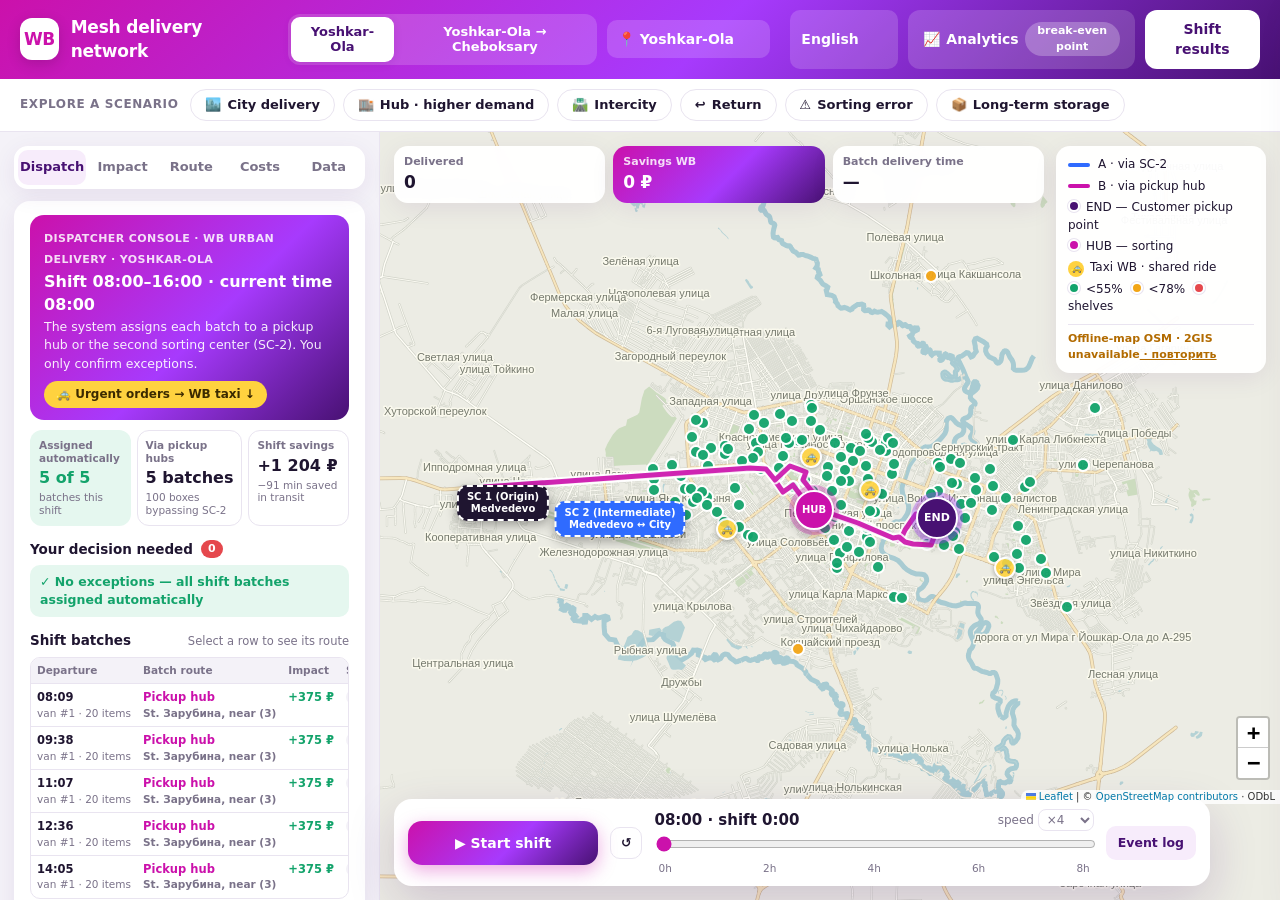
<file: index.html>
<!doctype html>
<html lang="ru">
  <head>
    <meta charset="UTF-8" />
    <meta name="wb-sim-2gis-key" content="" />
    <meta name="viewport" content="width=device-width, initial-scale=1.0" />
    <title>WB Mesh · ПВЗ вместо второго СЦ</title>

    <link rel="stylesheet" href="vendor/leaflet/leaflet.css" />
    <link rel="stylesheet" href="styles/app.css" />
    <script defer src="src/config.js"></script>
    <script defer src="vendor/leaflet/leaflet.js"></script>
    <script defer src="data/locations.js"></script>
    <script defer src="data/atlas.js"></script>
    <script defer src="data/routes.js"></script>
    <script defer src="data/regions/catalogs.js"></script>
    <script defer src="data/regions/streets.js"></script>
    <script defer src="data/regions/roads.js"></script>
    <script defer src="src/core/geo.js"></script>
    <script defer src="src/core/router.js"></script>
    <script defer src="src/core/loadindex.js"></script>
    <script defer src="src/core/regions.js"></script>
    <script defer src="src/core/geocode.js"></script>
    <script defer src="src/core/citysearch.js"></script>
    <script defer src="src/core/roads.js"></script>
    <script defer src="src/core/sla.js"></script>
    <script defer src="src/core/sweep.js"></script>
    <script defer src="src/ui/presets.js"></script>
    <script defer src="src/state.js"></script>
    <script defer src="src/map/atlas.js"></script>
    <script defer src="src/map/map.js"></script>
    <script defer src="src/map/twogis.js"></script>
    <script defer src="src/map/taxis.js"></script>
    <script defer src="src/model/capacity.js"></script>
    <script defer src="src/model/trips.js"></script>
    <script defer src="src/model/shift.js"></script>
    <script defer src="src/ui/reports.js"></script>
    <script defer src="src/ui/insights.js"></script>
    <script defer src="src/ui/business.js"></script>
    <script defer src="src/ui/logist.js"></script>
    <script defer src="src/ui/taxi.js"></script>
    <script defer src="src/ui/playback.js"></script>
    <script defer src="src/ui/controls.js"></script>
    <script defer src="src/main.js"></script>
    <script defer src="src/ui/english.js"></script>
    <script defer src="src/ui/language.js"></script>
  </head>
  <body>
    <header class="topbar">
      <div class="brand">
        <div class="brand-logo">WB</div>
        <div class="brand-text">
          <div class="brand-title">Mesh-логистика ПВЗ</div>
          <div class="brand-sub" id="headerSubStatus">ПВЗ по пути вместо второго сортировочного центра</div>
        </div>
      </div>

      <div class="region-switch">
        <div class="seg" role="tablist">
          <button class="seg-btn active" id="geoLocal">Йошкар-Ола</button>
          <button class="seg-btn" id="geoInter">Йошкар-Ола → Чебоксары</button>
        </div>
        <select class="select compact" id="regionSelect" aria-label="Регион"></select>
      </div>

      <div class="top-actions">
        <select id="uiLanguage" class="select compact" aria-label="Language / Язык" translate="no">
          <option value="ru" lang="ru">Русский</option>
          <option value="en" lang="en">English</option>
        </select>
        <button class="btn ghost" id="drawerFab" type="button">
          <span class="ico">📈</span> Аналитика <span class="pill" id="fabBadge">граница выгоды</span>
        </button>
        <button class="btn primary" id="openSummary" type="button">Итоги смены</button>
      </div>
    </header>

    <nav class="scenario-bar" aria-label="Сценарии для показа">
      <span class="scenario-label">Показать кейс</span>
      <button class="chip" data-preset="urban"><span>🏙️</span>Городской заказ</button>
      <button class="chip" data-preset="hub"><span>🏬</span>Хаб · рост потока</button>
      <button class="chip" data-preset="trunk"><span>🛣️</span>Магистраль</button>
      <button class="chip" data-preset="returns"><span>↩️</span>Возврат</button>
      <button class="chip" data-preset="failure"><span>⚠️</span>Ошибка логистики</button>
      <button class="chip" data-preset="longstay"><span>📦</span>Долгое хранение</button>
      <span id="presetCaption" class="preset-caption"></span>
    </nav>

    <div class="workspace">
      <aside class="side">
        <div class="tabs" role="tablist">
          <button class="tab active" data-tab="logist">Пульт</button>
          <button class="tab" data-tab="biz">Эффект</button>
          <button class="tab" data-tab="route">Маршрут</button>
          <button class="tab" data-tab="money">Деньги</button>
          <button class="tab" data-tab="ops">Данные</button>
        </div>

        <!-- ======== TAB: пульт логиста ======== -->
        <section class="tab-pane active" data-pane="logist">
          <div class="card" id="logistView"></div>
          <div class="card" id="taxiView"></div>
        </section>

        <!-- ======== TAB: эффект для бизнеса ======== -->
        <section class="tab-pane" data-pane="biz">
          <div class="card biz-card">
            <div class="biz-pitch">
              <b>ПВЗ по пути вместо второго сортировочного центра.</b>
              Если ПВЗ на маршруте может принять и пересортировать партию дешевле СЦ-2 — машина едет через него.
            </div>
            <div class="seg full roles">
              <button class="seg-btn active" data-role="wb">Маркетплейс</button>
              <button class="seg-btn" data-role="seller">Продавец</button>
              <button class="seg-btn" data-role="owner">Владелец ПВЗ</button>
              <button class="seg-btn" data-role="buyer">Покупатель</button>
            </div>
            <div id="businessView"></div>
          </div>
        </section>

        <!-- ======== TAB: маршрут ======== -->
        <section class="tab-pane" data-pane="route">
          <div class="card">
            <div class="card-head">
              <h2><span class="step">1</span>Куда везём</h2>
              <span class="hint" id="roadStatus" role="status"></span>
            </div>
            <label class="field">
              <span>Конечный ПВЗ покупателя</span>
              <select class="select" id="finalPvzSelect"></select>
            </label>
            <div class="chain" id="chainExplanation">Расчёт…</div>
            <div class="mini-metrics">
              <div><b id="mDirectKm">— км</b><em id="mDirectMin"></em><small>через СЦ-2</small></div>
              <div><b id="mHybridKm">— км</b><em id="mHybridMin"></em><small>через ПВЗ-хаб</small></div>
              <div><b id="mFinalLoad">—%</b><em id="mTimeGain"></em><small>загрузка конечного</small></div>
            </div>
          </div>

          <div class="card">
            <div class="card-head">
              <h2><span class="step">2</span>Партия</h2>
              <span class="tag" id="packageClass"></span>
            </div>
            <div class="seg full" id="sizeGroup">
              <button class="seg-btn active" data-size="small">Малая<small>25×20×10 · 2 кг</small></button>
              <button class="seg-btn" data-size="medium">Средняя<small>40×30×20 · 7 кг</small></button>
              <button class="seg-btn" data-size="oversize">Габарит<small>90×45×40 · 18 кг</small></button>
            </div>
            <div class="grid-5">
              <label class="field"><span>Заказов</span><input type="number" id="batch" value="20" min="1" step="1" required /></label>
              <label class="field"><span>Д, см</span><input id="dim0" type="number" step="0.1" min="0.1" value="25" required /></label>
              <label class="field"><span>Ш, см</span><input id="dim1" type="number" step="0.1" min="0.1" value="20" required /></label>
              <label class="field"><span>В, см</span><input id="dim2" type="number" step="0.1" min="0.1" value="10" required /></label>
              <label class="field"><span>кг</span><input id="kg" type="number" step="0.1" min="0.1" value="2" required /></label>
            </div>
            <label id="bulkConsentRow" class="check warn" hidden><input id="bulkConsent" type="checkbox" /> Покупатель согласен на доставку габарита через ПВЗ (+120 ₽)</label>
            <p class="hint">Ячейка ПВЗ 120×60×50 см, до 25 кг. Кузов 6 000 л, до 1 000 кг.</p>
          </div>

          <div class="card">
            <div class="card-head">
              <h2><span class="step">3</span>Сравнение схем</h2>
              <span class="hint">нажмите, чтобы показать на карте</span>
            </div>
            <button class="route-option" id="optDirect" type="button">
              <span class="route-dot classic"></span>
              <span class="route-body">
                <span class="route-name">A · Базовая: СЦ-1 → СЦ-2 → ПВЗ</span>
                <span class="route-sub" id="metaDirect">Двойная сортировка</span>
              </span>
              <span class="route-price" id="priceDirect">— ₽</span>
            </button>
            <button class="route-option active" id="optHybrid" type="button">
              <span class="route-dot hybrid"></span>
              <span class="route-body">
                <span class="route-name">B · Mesh: СЦ-1 → ПВЗ-хаб → ПВЗ</span>
                <span class="route-sub" id="metaHybrid">Пересортировка в ПВЗ по пути</span>
              </span>
              <span class="route-price" id="priceHybrid">— ₽</span>
            </button>
            <div class="decision" id="decisionCard"></div>
          </div>

          <div class="card">
            <div class="card-head"><h2><span class="step">4</span>Смена</h2><span class="hint" id="truckLegStatus">Ожидание старта</span></div>
            <label class="field range">
              <span>Машин на линии <b id="truckCountLabel">1</b></span>
              <input type="range" id="truckCountSlider" min="1" max="3" step="1" value="1" />
            </label>
            <label class="field range">
              <span>Поток заказов <b id="flowLabel">1×</b> <em id="ordersCountLabel">140 зак/ч</em></span>
              <input type="range" id="flowSlider" min="50" max="200" step="10" value="100" />
            </label>
          </div>
        </section>

        <!-- ======== TAB: экономика ======== -->
        <section class="tab-pane" data-pane="money">
          <div class="card">
            <div class="card-head"><h2>Тарифы и ставки</h2><button class="link" id="resetTariffs" type="button">сбросить</button></div>
            <p class="hint">Ставки — рыночные на ноябрь 2026: «Газель» с водителем ≈ 1 100 ₽/ч, АИ-92 ≈ 72,5 ₽/л, менеджер ПВЗ 66–84 тыс. ₽/мес, логистика WB 46 ₽ + 14 ₽/л. Сортировка на СЦ-2 (25 ₽) — оценка команды. Меняйте ставки — смена пересчитывается мгновенно.</p>
            <div class="grid-2" id="tariffGrid"></div>
          </div>

          <div class="card">
            <div class="card-head"><h2>Сеть ПВЗ</h2></div>
            <label class="field range">
              <span>Поправка к загрузке полок <b><output id="shelfValue"></output></b></span>
              <input id="shelfSlider" type="range" min="50" max="140" value="100" />
            </label>
            <label class="check"><input id="useCompetition" type="checkbox" checked /> Учитывать соседние Ozon и Яндекс Маркет</label>
            <label class="check"><input id="stress" type="checkbox" /> Пик: все хабы заняты на 99%</label>
          </div>

          <details class="card formulas">
            <summary><h2>Как считается выгода</h2><span class="hint">формулы модели</span></summary>
            <div id="formulaBox"></div>
          </details>

          <div class="card">
            <div class="card-head"><h2>Юнит-экономика партии</h2><span class="hint">на 1 заказ</span></div>
            <div class="cost-card" id="costSplitCard"></div>
          </div>
        </section>

        <!-- ======== TAB: склад и данные ======== -->
        <section class="tab-pane" data-pane="ops">
          <div class="card">
            <div class="card-head"><h2>Инцидент и хранение</h2></div>
            <label class="field"><span>Первый рейс смены</span>
              <select class="select" id="incident">
                <option value="none">Штатный</option>
                <option value="return">Возврат одной коробки</option>
                <option value="error">Пересорт одной коробки</option>
              </select>
            </label>
            <label class="field"><span>Хранение первой партии до смены, суток</span>
              <input id="storageDays" type="number" value="0" min="0" step="1" required />
            </label>
            <section id="storedLot" class="lot-panel" hidden>
              <h3>Первая партия со хранения</h3><p id="lotLedger"></p>
              <button id="showStoragePickup" class="btn small" type="button">К моменту отгрузки</button>
            </section>
          </div>

          <div class="card">
            <div class="card-head"><h2>Остаток продавца в ПВЗ</h2></div>
            <select class="select" id="stockPoint"></select>
            <div class="btn-row">
              <button class="btn small" data-stock="receive">Принять 10</button>
              <button class="btn small" data-stock="sell">Продать 2</button>
              <button class="btn small" data-stock="day">+ сутки</button>
            </div>
            <p class="hint" id="stockStatus"></p>
            <p class="hint"><span id="storageRate"></span> за единицу в сутки. Запас уменьшает доступную полку.</p>
          </div>

          <div class="card">
            <div class="card-head"><h2>Данные региона</h2></div>
            <p class="hint" id="catalogStatus"></p>
            <p class="hint" id="loadDetail"></p>
            <form id="regionSearch" class="inline-form"><input id="regionQuery" type="search" placeholder="Другой город: Самара, Россия" required />
              <button class="btn small" type="submit">Найти ПВЗ</button></form>
            <label class="field"><span>Справочник региона (JSON)</span><input id="regionFile" type="file" accept=".json,application/json" /></label>
            <p id="importStatus" class="hint" role="status"></p>
            <button class="btn small" id="retryRoads" type="button">Перестроить маршруты</button>
          </div>

          <div class="card">
            <div class="card-head"><h2>Карта 2ГИС</h2></div>
            <p class="hint">Карта 2ГИС работает без ключа. Ключ Raster Tiles API (необязательно) включает фирменные тайлы v2.</p>
            <form id="gisConfig" class="inline-form">
              <input id="gisKey" type="password" autocomplete="off" placeholder="Ключ 2ГИС" required />
              <button type="submit" class="btn small">Сохранить</button>
            </form>
          </div>
        </section>
      </aside>

      <main class="map-wrap">
        <div id="map"></div>

        <div class="kpi-strip">
          <div class="kpi"><small>Выдано</small><b id="stDelivered">0</b></div>
          <div class="kpi accent" title="Сумма эффекта к СЦ-2 по уже доставленным партиям"><small>Экономия WB</small><b class="savings-value" id="stMpSaved">0 ₽</b></div>
          <div class="kpi" title="Среднее время от выезда машины со СЦ-1 до выдачи партии в конечном ПВЗ"><small>Доставка партии</small><b id="stTime">—</b><em id="stTimeDelta"></em></div>
          <div class="kpi"><small>Доход ПВЗ-хабов</small><b class="payment-value" id="stPvzEarned">0 ₽</b></div>
          <div class="kpi"><small>Через ПВЗ / СЦ-2</small><b id="stSplit">0 / 0</b></div>
          <div class="kpi"><small>Машин в пути</small><b id="stActiveTrucks">0</b></div>
        </div>

        <div class="map-legend">
          <div><i class="line-sample classic-line"></i>A · через СЦ-2</div>
          <div><i class="line-sample hybrid-line"></i>B · через ПВЗ-хаб</div>
          <div><i class="dot-sample final"></i>КОН — ПВЗ покупателя</div>
          <div><i class="dot-sample hub"></i>ХАБ — пересортировка</div>
          <div><span class="taxi-legend">🚕</span>Такси WB · попутно</div>
          <div class="legend-load"><i class="dot-sample low"></i>&lt;55% <i class="dot-sample mid"></i>&lt;78% <i class="dot-sample high"></i>полки</div>
          <small id="gisStatus" class="map-source" role="status"></small>
        </div>

        <div class="player">
          <button class="play" id="btnToggleSim" type="button">▶ Запустить смену</button>
          <button class="btn ghost small" id="resetSimulation" type="button" title="В начало смены">↺</button>
          <div class="timeline">
            <div class="timeline-top">
              <span id="simClock" class="clock">08:00 · смена 0:00</span>
              <span class="speed">скорость
                <select id="speedSelect"><option value="2">×2</option><option value="4" selected>×4</option><option value="10">×10</option><option value="30">×30</option></select>
              </span>
            </div>
            <input id="scrub" type="range" min="0" max="480" value="0" aria-label="Минута смены" />
            <div class="ticks"><span>0ч</span><span>2ч</span><span>4ч</span><span>6ч</span><span>8ч</span></div>
          </div>
          <details class="log">
            <summary>Журнал</summary>
            <small id="liveLog" class="event-log"></small>
          </details>
        </div>
        <p id="planStatus" class="plan-message" role="status" hidden></p>
      </main>
    </div>

    <div class="modal-backdrop" id="summaryModal">
      <div class="modal-card">
        <div class="modal-head">
          <div>
            <small class="eyebrow">Итоги смены · 8 часов · одинаковый спрос и парк</small>
            <h3>Базовая схема через СЦ-2 vs Mesh через ПВЗ</h3>
          </div>
          <button class="close-modal-btn" aria-label="Закрыть">✕</button>
        </div>
        <div id="summaryHero" class="summary-hero"></div>
        <div class="summary-metrics" id="summaryTopKpis"></div>
        <h4 class="section-title">Нагрузка ПВЗ-хабов</h4>
        <div id="hubLoadTable"></div>
        <h4 class="section-title">Тариф для покупателя</h4>
        <table class="summary-table" id="summaryTable">
          <thead><tr><th>Схема</th><th>Узлы</th><th>Базовый тариф / заказ</th><th>К оплате / заказ</th></tr></thead>
          <tbody></tbody>
        </table>
      </div>
    </div>

    <aside class="analytics-drawer" id="analyticsDrawer" aria-label="Аналитика">
      <div class="drawer-header">
        <div>
          <h3>Аналитика и граница выгодности</h3>
          <p id="drawerSubtitle">Сравнение при одинаковом спросе и парке</p>
        </div>
        <button class="drawer-close" title="Свернуть">✕</button>
      </div>
      <div class="drawer-body" id="drawerBodyContent"></div>
    </aside>

    <template id="map-credit">© <a href="https://www.openstreetmap.org/copyright">OpenStreetMap contributors</a> · ODbL</template>
    <template id="economics-view"><div class="cost-scroll">
        <table class="summary-table compact">
          <thead><tr><th>На заказ</th><th>A · СЦ-2</th><th>B · Mesh¹</th></tr></thead>
          <tbody></tbody>
        </table>
      </div>
      <small class="hint">¹ При отказе хаба применён тариф базовой схемы. <span class="rate-note"></span></small></template>
    <template id="shift-view"><section class="recommendation">
        <small>Рекомендация по итогу смены</small>
        <h3></h3>
        <p></p>
        <div class="rec-results"><span data-result="direct"></span><span data-result="hybrid"></span></div>
      </section>
      <table class="summary-table compact">
        <thead><tr><th>Смена 8 ч</th><th>Спрос</th><th>Выдано / возвр.</th><th>Не вывезено</th><th>ПВЗ · хранение</th><th>Остаток WB</th></tr></thead>
        <tbody></tbody>
      </table>
      <p class="hint">Рейс допускается, если машина успевает вернуться до конца смены. Невывезенный спрос остаётся в очереди. Возвраты сторнируют выручку, исправление оплачивает WB.</p></template>
  </body>
</html>
</file>
<file: vendor/leaflet/leaflet.css>
/* required styles */

.leaflet-pane,
.leaflet-tile,
.leaflet-marker-icon,
.leaflet-marker-shadow,
.leaflet-tile-container,
.leaflet-pane > svg,
.leaflet-pane > canvas,
.leaflet-zoom-box,
.leaflet-image-layer,
.leaflet-layer {
	position: absolute;
	left: 0;
	top: 0;
	}
.leaflet-container {
	overflow: hidden;
	}
.leaflet-tile,
.leaflet-marker-icon,
.leaflet-marker-shadow {
	-webkit-user-select: none;
	   -moz-user-select: none;
	        user-select: none;
	  -webkit-user-drag: none;
	}
/* Prevents IE11 from highlighting tiles in blue */
.leaflet-tile::selection {
	background: transparent;
}
/* Safari renders non-retina tile on retina better with this, but Chrome is worse */
.leaflet-safari .leaflet-tile {
	image-rendering: -webkit-optimize-contrast;
	}
/* hack that prevents hw layers "stretching" when loading new tiles */
.leaflet-safari .leaflet-tile-container {
	width: 1600px;
	height: 1600px;
	-webkit-transform-origin: 0 0;
	}
.leaflet-marker-icon,
.leaflet-marker-shadow {
	display: block;
	}
/* .leaflet-container svg: reset svg max-width decleration shipped in Joomla! (joomla.org) 3.x */
/* .leaflet-container img: map is broken in FF if you have max-width: 100% on tiles */
.leaflet-container .leaflet-overlay-pane svg {
	max-width: none !important;
	max-height: none !important;
	}
.leaflet-container .leaflet-marker-pane img,
.leaflet-container .leaflet-shadow-pane img,
.leaflet-container .leaflet-tile-pane img,
.leaflet-container img.leaflet-image-layer,
.leaflet-container .leaflet-tile {
	max-width: none !important;
	max-height: none !important;
	width: auto;
	padding: 0;
	}

.leaflet-container img.leaflet-tile {
	/* See: https://bugs.chromium.org/p/chromium/issues/detail?id=600120 */
	mix-blend-mode: plus-lighter;
}

.leaflet-container.leaflet-touch-zoom {
	-ms-touch-action: pan-x pan-y;
	touch-action: pan-x pan-y;
	}
.leaflet-container.leaflet-touch-drag {
	-ms-touch-action: pinch-zoom;
	/* Fallback for FF which doesn't support pinch-zoom */
	touch-action: none;
	touch-action: pinch-zoom;
}
.leaflet-container.leaflet-touch-drag.leaflet-touch-zoom {
	-ms-touch-action: none;
	touch-action: none;
}
.leaflet-container {
	-webkit-tap-highlight-color: transparent;
}
.leaflet-container a {
	-webkit-tap-highlight-color: rgba(51, 181, 229, 0.4);
}
.leaflet-tile {
	filter: inherit;
	visibility: hidden;
	}
.leaflet-tile-loaded {
	visibility: inherit;
	}
.leaflet-zoom-box {
	width: 0;
	height: 0;
	-moz-box-sizing: border-box;
	     box-sizing: border-box;
	z-index: 800;
	}
/* workaround for https://bugzilla.mozilla.org/show_bug.cgi?id=888319 */
.leaflet-overlay-pane svg {
	-moz-user-select: none;
	}

.leaflet-pane         { z-index: 400; }

.leaflet-tile-pane    { z-index: 200; }
.leaflet-overlay-pane { z-index: 400; }
.leaflet-shadow-pane  { z-index: 500; }
.leaflet-marker-pane  { z-index: 600; }
.leaflet-tooltip-pane   { z-index: 650; }
.leaflet-popup-pane   { z-index: 700; }

.leaflet-map-pane canvas { z-index: 100; }
.leaflet-map-pane svg    { z-index: 200; }

.leaflet-vml-shape {
	width: 1px;
	height: 1px;
	}
.lvml {
	behavior: url(#default#VML);
	display: inline-block;
	position: absolute;
	}


/* control positioning */

.leaflet-control {
	position: relative;
	z-index: 800;
	pointer-events: visiblePainted; /* IE 9-10 doesn't have auto */
	pointer-events: auto;
	}
.leaflet-top,
.leaflet-bottom {
	position: absolute;
	z-index: 1000;
	pointer-events: none;
	}
.leaflet-top {
	top: 0;
	}
.leaflet-right {
	right: 0;
	}
.leaflet-bottom {
	bottom: 0;
	}
.leaflet-left {
	left: 0;
	}
.leaflet-control {
	float: left;
	clear: both;
	}
.leaflet-right .leaflet-control {
	float: right;
	}
.leaflet-top .leaflet-control {
	margin-top: 10px;
	}
.leaflet-bottom .leaflet-control {
	margin-bottom: 10px;
	}
.leaflet-left .leaflet-control {
	margin-left: 10px;
	}
.leaflet-right .leaflet-control {
	margin-right: 10px;
	}


/* zoom and fade animations */

.leaflet-fade-anim .leaflet-popup {
	opacity: 0;
	-webkit-transition: opacity 0.2s linear;
	   -moz-transition: opacity 0.2s linear;
	        transition: opacity 0.2s linear;
	}
.leaflet-fade-anim .leaflet-map-pane .leaflet-popup {
	opacity: 1;
	}
.leaflet-zoom-animated {
	-webkit-transform-origin: 0 0;
	    -ms-transform-origin: 0 0;
	        transform-origin: 0 0;
	}
svg.leaflet-zoom-animated {
	will-change: transform;
}

.leaflet-zoom-anim .leaflet-zoom-animated {
	-webkit-transition: -webkit-transform 0.25s cubic-bezier(0,0,0.25,1);
	   -moz-transition:    -moz-transform 0.25s cubic-bezier(0,0,0.25,1);
	        transition:         transform 0.25s cubic-bezier(0,0,0.25,1);
	}
.leaflet-zoom-anim .leaflet-tile,
.leaflet-pan-anim .leaflet-tile {
	-webkit-transition: none;
	   -moz-transition: none;
	        transition: none;
	}

.leaflet-zoom-anim .leaflet-zoom-hide {
	visibility: hidden;
	}


/* cursors */

.leaflet-interactive {
	cursor: pointer;
	}
.leaflet-grab {
	cursor: -webkit-grab;
	cursor:    -moz-grab;
	cursor:         grab;
	}
.leaflet-crosshair,
.leaflet-crosshair .leaflet-interactive {
	cursor: crosshair;
	}
.leaflet-popup-pane,
.leaflet-control {
	cursor: auto;
	}
.leaflet-dragging .leaflet-grab,
.leaflet-dragging .leaflet-grab .leaflet-interactive,
.leaflet-dragging .leaflet-marker-draggable {
	cursor: move;
	cursor: -webkit-grabbing;
	cursor:    -moz-grabbing;
	cursor:         grabbing;
	}

/* marker & overlays interactivity */
.leaflet-marker-icon,
.leaflet-marker-shadow,
.leaflet-image-layer,
.leaflet-pane > svg path,
.leaflet-tile-container {
	pointer-events: none;
	}

.leaflet-marker-icon.leaflet-interactive,
.leaflet-image-layer.leaflet-interactive,
.leaflet-pane > svg path.leaflet-interactive,
svg.leaflet-image-layer.leaflet-interactive path {
	pointer-events: visiblePainted; /* IE 9-10 doesn't have auto */
	pointer-events: auto;
	}

/* visual tweaks */

.leaflet-container {
	background: #ddd;
	outline-offset: 1px;
	}
.leaflet-container a {
	color: #0078A8;
	}
.leaflet-zoom-box {
	border: 2px dotted #38f;
	background: rgba(255,255,255,0.5);
	}


/* general typography */
.leaflet-container {
	font-family: "Helvetica Neue", Arial, Helvetica, sans-serif;
	font-size: 12px;
	font-size: 0.75rem;
	line-height: 1.5;
	}


/* general toolbar styles */

.leaflet-bar {
	box-shadow: 0 1px 5px rgba(0,0,0,0.65);
	border-radius: 4px;
	}
.leaflet-bar a {
	background-color: #fff;
	border-bottom: 1px solid #ccc;
	width: 26px;
	height: 26px;
	line-height: 26px;
	display: block;
	text-align: center;
	text-decoration: none;
	color: black;
	}
.leaflet-bar a,
.leaflet-control-layers-toggle {
	background-position: 50% 50%;
	background-repeat: no-repeat;
	display: block;
	}
.leaflet-bar a:hover,
.leaflet-bar a:focus {
	background-color: #f4f4f4;
	}
.leaflet-bar a:first-child {
	border-top-left-radius: 4px;
	border-top-right-radius: 4px;
	}
.leaflet-bar a:last-child {
	border-bottom-left-radius: 4px;
	border-bottom-right-radius: 4px;
	border-bottom: none;
	}
.leaflet-bar a.leaflet-disabled {
	cursor: default;
	background-color: #f4f4f4;
	color: #bbb;
	}

.leaflet-touch .leaflet-bar a {
	width: 30px;
	height: 30px;
	line-height: 30px;
	}
.leaflet-touch .leaflet-bar a:first-child {
	border-top-left-radius: 2px;
	border-top-right-radius: 2px;
	}
.leaflet-touch .leaflet-bar a:last-child {
	border-bottom-left-radius: 2px;
	border-bottom-right-radius: 2px;
	}

/* zoom control */

.leaflet-control-zoom-in,
.leaflet-control-zoom-out {
	font: bold 18px 'Lucida Console', Monaco, monospace;
	text-indent: 1px;
	}

.leaflet-touch .leaflet-control-zoom-in, .leaflet-touch .leaflet-control-zoom-out  {
	font-size: 22px;
	}


/* layers control */

.leaflet-control-layers {
	box-shadow: 0 1px 5px rgba(0,0,0,0.4);
	background: #fff;
	border-radius: 5px;
	}
.leaflet-control-layers-toggle {
	background-image: url(images/layers.png);
	width: 36px;
	height: 36px;
	}
.leaflet-retina .leaflet-control-layers-toggle {
	background-image: url(images/layers-2x.png);
	background-size: 26px 26px;
	}
.leaflet-touch .leaflet-control-layers-toggle {
	width: 44px;
	height: 44px;
	}
.leaflet-control-layers .leaflet-control-layers-list,
.leaflet-control-layers-expanded .leaflet-control-layers-toggle {
	display: none;
	}
.leaflet-control-layers-expanded .leaflet-control-layers-list {
	display: block;
	position: relative;
	}
.leaflet-control-layers-expanded {
	padding: 6px 10px 6px 6px;
	color: #333;
	background: #fff;
	}
.leaflet-control-layers-scrollbar {
	overflow-y: scroll;
	overflow-x: hidden;
	padding-right: 5px;
	}
.leaflet-control-layers-selector {
	margin-top: 2px;
	position: relative;
	top: 1px;
	}
.leaflet-control-layers label {
	display: block;
	font-size: 13px;
	font-size: 1.08333em;
	}
.leaflet-control-layers-separator {
	height: 0;
	border-top: 1px solid #ddd;
	margin: 5px -10px 5px -6px;
	}

/* Default icon URLs */
.leaflet-default-icon-path { /* used only in path-guessing heuristic, see L.Icon.Default */
	background-image: url(images/marker-icon.png);
	}


/* attribution and scale controls */

.leaflet-container .leaflet-control-attribution {
	background: #fff;
	background: rgba(255, 255, 255, 0.8);
	margin: 0;
	}
.leaflet-control-attribution,
.leaflet-control-scale-line {
	padding: 0 5px;
	color: #333;
	line-height: 1.4;
	}
.leaflet-control-attribution a {
	text-decoration: none;
	}
.leaflet-control-attribution a:hover,
.leaflet-control-attribution a:focus {
	text-decoration: underline;
	}
.leaflet-attribution-flag {
	display: inline !important;
	vertical-align: baseline !important;
	width: 1em;
	height: 0.6669em;
	}
.leaflet-left .leaflet-control-scale {
	margin-left: 5px;
	}
.leaflet-bottom .leaflet-control-scale {
	margin-bottom: 5px;
	}
.leaflet-control-scale-line {
	border: 2px solid #777;
	border-top: none;
	line-height: 1.1;
	padding: 2px 5px 1px;
	white-space: nowrap;
	-moz-box-sizing: border-box;
	     box-sizing: border-box;
	background: rgba(255, 255, 255, 0.8);
	text-shadow: 1px 1px #fff;
	}
.leaflet-control-scale-line:not(:first-child) {
	border-top: 2px solid #777;
	border-bottom: none;
	margin-top: -2px;
	}
.leaflet-control-scale-line:not(:first-child):not(:last-child) {
	border-bottom: 2px solid #777;
	}

.leaflet-touch .leaflet-control-attribution,
.leaflet-touch .leaflet-control-layers,
.leaflet-touch .leaflet-bar {
	box-shadow: none;
	}
.leaflet-touch .leaflet-control-layers,
.leaflet-touch .leaflet-bar {
	border: 2px solid rgba(0,0,0,0.2);
	background-clip: padding-box;
	}


/* popup */

.leaflet-popup {
	position: absolute;
	text-align: center;
	margin-bottom: 20px;
	}
.leaflet-popup-content-wrapper {
	padding: 1px;
	text-align: left;
	border-radius: 12px;
	}
.leaflet-popup-content {
	margin: 13px 24px 13px 20px;
	line-height: 1.3;
	font-size: 13px;
	font-size: 1.08333em;
	min-height: 1px;
	}
.leaflet-popup-content p {
	margin: 17px 0;
	margin: 1.3em 0;
	}
.leaflet-popup-tip-container {
	width: 40px;
	height: 20px;
	position: absolute;
	left: 50%;
	margin-top: -1px;
	margin-left: -20px;
	overflow: hidden;
	pointer-events: none;
	}
.leaflet-popup-tip {
	width: 17px;
	height: 17px;
	padding: 1px;

	margin: -10px auto 0;
	pointer-events: auto;

	-webkit-transform: rotate(45deg);
	   -moz-transform: rotate(45deg);
	    -ms-transform: rotate(45deg);
	        transform: rotate(45deg);
	}
.leaflet-popup-content-wrapper,
.leaflet-popup-tip {
	background: white;
	color: #333;
	box-shadow: 0 3px 14px rgba(0,0,0,0.4);
	}
.leaflet-container a.leaflet-popup-close-button {
	position: absolute;
	top: 0;
	right: 0;
	border: none;
	text-align: center;
	width: 24px;
	height: 24px;
	font: 16px/24px Tahoma, Verdana, sans-serif;
	color: #757575;
	text-decoration: none;
	background: transparent;
	}
.leaflet-container a.leaflet-popup-close-button:hover,
.leaflet-container a.leaflet-popup-close-button:focus {
	color: #585858;
	}
.leaflet-popup-scrolled {
	overflow: auto;
	}

.leaflet-oldie .leaflet-popup-content-wrapper {
	-ms-zoom: 1;
	}
.leaflet-oldie .leaflet-popup-tip {
	width: 24px;
	margin: 0 auto;

	-ms-filter: "progid:DXImageTransform.Microsoft.Matrix(M11=0.70710678, M12=0.70710678, M21=-0.70710678, M22=0.70710678)";
	filter: progid:DXImageTransform.Microsoft.Matrix(M11=0.70710678, M12=0.70710678, M21=-0.70710678, M22=0.70710678);
	}

.leaflet-oldie .leaflet-control-zoom,
.leaflet-oldie .leaflet-control-layers,
.leaflet-oldie .leaflet-popup-content-wrapper,
.leaflet-oldie .leaflet-popup-tip {
	border: 1px solid #999;
	}


/* div icon */

.leaflet-div-icon {
	background: #fff;
	border: 1px solid #666;
	}


/* Tooltip */
/* Base styles for the element that has a tooltip */
.leaflet-tooltip {
	position: absolute;
	padding: 6px;
	background-color: #fff;
	border: 1px solid #fff;
	border-radius: 3px;
	color: #222;
	white-space: nowrap;
	-webkit-user-select: none;
	-moz-user-select: none;
	-ms-user-select: none;
	user-select: none;
	pointer-events: none;
	box-shadow: 0 1px 3px rgba(0,0,0,0.4);
	}
.leaflet-tooltip.leaflet-interactive {
	cursor: pointer;
	pointer-events: auto;
	}
.leaflet-tooltip-top:before,
.leaflet-tooltip-bottom:before,
.leaflet-tooltip-left:before,
.leaflet-tooltip-right:before {
	position: absolute;
	pointer-events: none;
	border: 6px solid transparent;
	background: transparent;
	content: "";
	}

/* Directions */

.leaflet-tooltip-bottom {
	margin-top: 6px;
}
.leaflet-tooltip-top {
	margin-top: -6px;
}
.leaflet-tooltip-bottom:before,
.leaflet-tooltip-top:before {
	left: 50%;
	margin-left: -6px;
	}
.leaflet-tooltip-top:before {
	bottom: 0;
	margin-bottom: -12px;
	border-top-color: #fff;
	}
.leaflet-tooltip-bottom:before {
	top: 0;
	margin-top: -12px;
	margin-left: -6px;
	border-bottom-color: #fff;
	}
.leaflet-tooltip-left {
	margin-left: -6px;
}
.leaflet-tooltip-right {
	margin-left: 6px;
}
.leaflet-tooltip-left:before,
.leaflet-tooltip-right:before {
	top: 50%;
	margin-top: -6px;
	}
.leaflet-tooltip-left:before {
	right: 0;
	margin-right: -12px;
	border-left-color: #fff;
	}
.leaflet-tooltip-right:before {
	left: 0;
	margin-left: -12px;
	border-right-color: #fff;
	}

/* Printing */

@media print {
	/* Prevent printers from removing background-images of controls. */
	.leaflet-control {
		-webkit-print-color-adjust: exact;
		print-color-adjust: exact;
		}
	}
</file>
<file: styles/app.css>
/* WB Mesh · интерфейс в стилистике Wildberries */
:root {
  --wb: #cb11ab;
  --wb-2: #a73afd;
  --wb-deep: #481173;
  --wb-grad: linear-gradient(135deg, #cb11ab 0%, #a73afd 55%, #481173 100%);
  --wb-soft: #f7ecfb;
  --wb-soft-2: #efe3f8;
  --bg: #f4f2f8;
  --card: #ffffff;
  --text: #1f1530;
  --muted: #7a7289;
  --line: #e9e4f0;
  --good: #13a36b;
  --good-soft: #e5f7ef;
  --bad: #e5484d;
  --bad-soft: #fdecec;
  --warn: #f2a516;
  --classic: #2f6bff;
  --radius: 16px;
  --shadow: 0 6px 24px rgba(72, 17, 115, 0.08);
  --shadow-lg: 0 16px 48px rgba(72, 17, 115, 0.18);
}

* { box-sizing: border-box; }
html, body { height: 100%; }
body {
  margin: 0;
  font: 14px/1.45 "Inter", "Segoe UI", system-ui, -apple-system, Roboto, Arial, sans-serif;
  color: var(--text);
  background: var(--bg);
  display: flex;
  flex-direction: column;
  overflow: hidden;
}
button, input, select { font: inherit; color: inherit; }
button { cursor: pointer; }
button:disabled { opacity: 0.5; cursor: not-allowed; }
h2, h3, h4 { margin: 0; }

/* ---------- верхняя панель ---------- */
.topbar {
  display: flex;
  align-items: center;
  gap: 20px;
  padding: 10px 20px;
  background: var(--wb-grad);
  color: #fff;
  flex: none;
}
.brand { display: flex; align-items: center; gap: 12px; min-width: 260px; }
.brand-logo {
  width: 42px; height: 42px; border-radius: 12px;
  background: #fff; color: var(--wb);
  display: grid; place-items: center;
  font-weight: 900; font-size: 17px; letter-spacing: -0.5px;
  box-shadow: 0 4px 14px rgba(0, 0, 0, 0.15);
}
.brand-title { font-weight: 800; font-size: 17px; letter-spacing: -0.2px; }
.brand-sub { font-size: 12px; opacity: 0.85; }
.region-switch { display: flex; align-items: center; gap: 10px; margin: 0 auto; }
.topbar .seg { background: rgba(255, 255, 255, 0.16); }
.topbar .seg-btn { color: #fff; }
.topbar .seg-btn.active { background: #fff; color: var(--wb-deep); }
.topbar .select.compact {
  background: rgba(255, 255, 255, 0.16); color: #fff; border-color: transparent; width: 175px; font-weight: 600;
}
.topbar .select.compact option { color: var(--text); }
.top-actions { display: flex; gap: 10px; }
.topbar #uiLanguage { width: auto; }
.lg-route.sc small { display: block; max-width: 24ch; white-space: nowrap; overflow: hidden; text-overflow: ellipsis; }
.topbar .btn.ghost { background: rgba(255, 255, 255, 0.16); color: #fff; border-color: transparent; }
.topbar .btn.ghost:hover { background: rgba(255, 255, 255, 0.26); }
.topbar .btn.primary { background: #fff; color: var(--wb-deep); }
.topbar .btn.primary:hover { transform: translateY(-1px); }
.pill {
  background: rgba(255, 255, 255, 0.25); border-radius: 99px; padding: 1px 8px; font-size: 11px; font-weight: 600;
}

/* ---------- сценарии ---------- */
.scenario-bar {
  display: flex; align-items: center; gap: 8px;
  padding: 10px 20px; background: #fff; border-bottom: 1px solid var(--line);
  flex: none; overflow-x: auto;
}
.scenario-label { font-size: 12px; font-weight: 700; color: var(--muted); text-transform: uppercase; letter-spacing: 0.6px; margin-right: 4px; }
.chip {
  display: inline-flex; align-items: center; gap: 6px;
  border: 1.5px solid var(--line); background: #fff; border-radius: 99px;
  padding: 6px 14px; font-weight: 600; font-size: 13px; white-space: nowrap;
  transition: all 0.15s ease;
}
.chip:hover { border-color: var(--wb-2); color: var(--wb-deep); }
.chip.active { background: var(--wb-grad); border-color: transparent; color: #fff; box-shadow: 0 4px 14px rgba(203, 17, 171, 0.3); }
.preset-caption { margin-left: auto; font-size: 12px; color: var(--wb-deep); font-weight: 600; white-space: nowrap; }

/* ---------- рабочая область ---------- */
.workspace { flex: 1; display: grid; grid-template-columns: 420px 1fr; min-height: 0; }
.side { overflow-y: auto; padding: 14px 14px 30px; border-right: 1px solid var(--line); background: var(--bg); }
.tabs {
  display: grid; grid-template-columns: repeat(5, 1fr); gap: 4px;
  background: #fff; padding: 4px; border-radius: 14px; margin-bottom: 12px; box-shadow: var(--shadow);
  position: sticky; top: 0; z-index: 5;
}
.tab { border: 0; background: transparent; padding: 8px 6px; border-radius: 10px; font-weight: 600; color: var(--muted); }
.tab.active { background: var(--wb-soft); color: var(--wb-deep); }
.tab-pane { display: none; }
.tab-pane.active { display: block; }

.card {
  background: var(--card); border-radius: var(--radius); padding: 14px 16px;
  margin-bottom: 12px; box-shadow: var(--shadow);
}
.card-head { display: flex; align-items: center; justify-content: space-between; gap: 10px; margin-bottom: 10px; }
.card h2 { font-size: 15px; font-weight: 800; display: flex; align-items: center; gap: 8px; }
.step {
  width: 22px; height: 22px; border-radius: 50%; background: var(--wb-grad); color: #fff;
  display: inline-grid; place-items: center; font-size: 12px; font-weight: 800;
}
.hint { color: var(--muted); font-size: 12px; margin: 6px 0 0; }
.card-head .hint { margin: 0; text-align: right; }
.tag { background: var(--wb-soft); color: var(--wb-deep); font-weight: 700; font-size: 12px; padding: 2px 10px; border-radius: 99px; }
.tag:empty { display: none; }
.link { border: 0; background: none; color: var(--wb); font-weight: 600; font-size: 12px; }

.field { display: flex; flex-direction: column; gap: 4px; margin-bottom: 10px; }
.field > span { font-size: 12px; color: var(--muted); font-weight: 600; }
.field > span b { color: var(--text); }
.field > span em { font-style: normal; color: var(--muted); float: right; font-weight: 500; }
.field input[type="number"], .field input[type="search"], .field input[type="password"], .inline-form input, .select {
  width: 100%; border: 1.5px solid var(--line); border-radius: 10px; padding: 8px 10px; background: #fff; outline: none;
  transition: border-color 0.15s;
}
.field input:focus, .select:focus, .inline-form input:focus { border-color: var(--wb-2); }
.field input.changed { border-color: var(--wb); background: var(--wb-soft); }
.field input:invalid { border-color: var(--bad); }
.select { appearance: none; padding-right: 30px;
  background: #fff url("data:image/svg+xml,%3Csvg xmlns='http://www.w3.org/2000/svg' width='12' height='8'%3E%3Cpath d='M1 1l5 5 5-5' fill='none' stroke='%237a7289' stroke-width='2'/%3E%3C/svg%3E") no-repeat right 10px center;
}
.grid-5 { display: grid; grid-template-columns: 1.3fr repeat(4, 1fr); gap: 6px; margin-top: 10px; }
.grid-5 .field { margin-bottom: 0; }
.grid-2 { display: grid; grid-template-columns: 1fr 1fr; gap: 0 10px; }
.check { display: flex; align-items: center; gap: 8px; font-size: 13px; margin: 8px 0; cursor: pointer; }
.check input { accent-color: var(--wb); width: 16px; height: 16px; }
.check.warn { background: #fff7e6; border-radius: 10px; padding: 8px 10px; }
.check[hidden] { display: none; }
.inline-form { display: flex; gap: 6px; margin: 8px 0; }
.btn-row { display: flex; gap: 6px; margin-top: 8px; }

input[type="range"] { width: 100%; accent-color: var(--wb); height: 22px; }

.seg { display: inline-flex; background: var(--wb-soft); border-radius: 12px; padding: 3px; gap: 2px; }
.seg.full { display: grid; grid-template-columns: repeat(3, 1fr); width: 100%; }
.seg-btn {
  border: 0; background: transparent; border-radius: 9px; padding: 7px 12px; font-weight: 600; font-size: 13px; color: var(--wb-deep);
  display: flex; flex-direction: column; align-items: center; line-height: 1.2;
}
.seg-btn small { font-weight: 500; font-size: 10.5px; opacity: 0.65; margin-top: 2px; }
.seg-btn.active { background: #fff; box-shadow: 0 2px 8px rgba(72, 17, 115, 0.12); }

.btn {
  border: 1.5px solid var(--line); background: #fff; border-radius: 12px; padding: 8px 14px; font-weight: 700;
  display: inline-flex; align-items: center; gap: 6px; transition: all 0.15s ease;
}
.btn:hover { border-color: var(--wb-2); }
.btn.primary { background: var(--wb-grad); color: #fff; border-color: transparent; }
.btn.small { padding: 6px 10px; font-size: 12.5px; border-radius: 10px; }
.btn.ghost { background: transparent; }

/* ---------- маршрут ---------- */
.chain {
  margin-top: 8px; background: var(--wb-soft); border-radius: 10px; padding: 8px 10px; font-size: 12.5px;
  white-space: pre-line; color: var(--wb-deep);
}
.mini-metrics { display: grid; grid-template-columns: repeat(3, 1fr); gap: 6px; margin-top: 10px; }
.mini-metrics div { background: var(--bg); border-radius: 10px; padding: 8px; text-align: center; }
.mini-metrics b { display: block; font-size: 16px; font-weight: 800; }
.mini-metrics small { color: var(--muted); font-size: 11px; }

.route-option {
  width: 100%; display: grid; grid-template-columns: 12px 1fr auto; gap: 10px; align-items: center;
  text-align: left; border: 2px solid var(--line); background: #fff; border-radius: 14px; padding: 10px 12px; margin-bottom: 8px;
  transition: all 0.15s ease;
}
.route-option:hover { border-color: var(--wb-2); }
.route-option.active { border-color: var(--wb); background: var(--wb-soft); }
#optDirect.active { border-color: var(--classic); background: #eef3ff; }
.route-dot { width: 12px; height: 12px; border-radius: 50%; }
.route-dot.classic { background: var(--classic); }
.route-dot.hybrid { background: var(--wb); }
.route-body { display: flex; flex-direction: column; min-width: 0; }
.route-name { font-weight: 700; font-size: 13px; }
.route-sub { font-size: 11.5px; color: var(--muted); }
.route-price { font-weight: 800; font-size: 17px; white-space: nowrap; }

.decision { margin-top: 4px; }
.decision-head { border-radius: 12px; padding: 10px 12px; display: flex; flex-direction: column; gap: 2px; }
.decision-head.good { background: var(--good-soft); }
.decision-head.good b { color: var(--good); }
.decision-head.bad { background: var(--bad-soft); }
.decision-head.bad b { color: var(--bad); }
.decision-head span { font-size: 12.5px; font-weight: 600; }
.decision-head em { font-style: normal; font-size: 12px; color: var(--muted); }
.checklist { list-style: none; padding: 0; margin: 8px 0 0; display: grid; gap: 4px; }
.checklist li { font-size: 12.5px; padding-left: 24px; position: relative; }
.checklist li::before {
  content: "✓"; position: absolute; left: 0; top: 1px; width: 17px; height: 17px; border-radius: 50%;
  display: grid; place-items: center; font-size: 10px; font-weight: 900; color: #fff; background: var(--good);
}
.checklist li.no::before { content: "✕"; background: var(--bad); }
.checklist li.no { color: var(--bad); font-weight: 600; }

/* ---------- карта ---------- */
.map-wrap { position: relative; min-width: 0; }
#map { position: absolute; inset: 0; background: #ecece4; }
.leaflet-container { font: inherit; }
.kpi-strip {
  position: absolute; top: 14px; left: 14px; right: 236px; z-index: 500;
  display: grid; grid-template-columns: repeat(6, minmax(0, 1fr)); gap: 8px; pointer-events: none;
}
.kpi {
  background: rgba(255, 255, 255, 0.96); border-radius: 14px; padding: 10px 12px; box-shadow: var(--shadow);
  backdrop-filter: blur(6px);
}
.kpi small { display: block; color: var(--muted); font-size: 11px; font-weight: 600; white-space: nowrap; overflow: hidden; text-overflow: ellipsis; }
.kpi b { font-size: 20px; font-weight: 800; letter-spacing: -0.3px; white-space: nowrap; }
.kpi.accent { background: var(--wb-grad); color: #fff; }
.kpi.accent small { color: rgba(255, 255, 255, 0.85); }

.map-legend {
  position: absolute; top: 14px; right: 14px; z-index: 500; width: 210px;
  background: rgba(255, 255, 255, 0.96); border-radius: 14px; padding: 10px 12px; box-shadow: var(--shadow);
  font-size: 12px; display: grid; gap: 4px;
}
.line-sample { display: inline-block; width: 22px; height: 4px; border-radius: 3px; margin-right: 8px; vertical-align: middle; }
.classic-line { background: var(--classic); }
.hybrid-line { background: var(--wb); }
.dot-sample { display: inline-block; width: 12px; height: 12px; border-radius: 50%; margin-right: 6px; vertical-align: -1px; border: 2px solid #fff; box-shadow: 0 0 0 1px var(--line); }
.dot-sample.final { background: var(--wb-deep); }
.dot-sample.hub { background: var(--wb); }
.dot-sample.low { background: #13a36b; }
.dot-sample.mid { background: #f2a516; margin-left: 4px; }
.dot-sample.high { background: #e5484d; margin-left: 4px; }
.map-source { font-size: 11px; margin-top: 4px; padding-top: 6px; border-top: 1px solid var(--line); color: var(--muted); font-weight: 600; }
.map-source[data-tone="ok"]::before { content: "● "; color: var(--good); }
.map-source[data-tone="warn"] { color: #b26b00; cursor: pointer; }
.map-source[data-tone="warn"]::after { content: " · повторить"; text-decoration: underline; }

.player {
  position: absolute; left: 14px; right: 70px; bottom: 14px; z-index: 500;
  background: #fff; border-radius: 18px; box-shadow: var(--shadow-lg); padding: 10px 14px;
  display: flex; align-items: center; gap: 12px;
}
.play {
  border: 0; background: var(--wb-grad); color: #fff; font-weight: 800; border-radius: 14px; padding: 12px 18px;
  white-space: nowrap; min-width: 190px; box-shadow: 0 6px 18px rgba(203, 17, 171, 0.35);
}
.play.playing { background: var(--wb-deep); }
.timeline { flex: 1; min-width: 0; }
.timeline-top { display: flex; justify-content: space-between; align-items: center; }
.clock { font-weight: 800; font-size: 15px; font-variant-numeric: tabular-nums; }
.speed { font-size: 12px; color: var(--muted); }
.speed select { border: 1px solid var(--line); border-radius: 8px; padding: 2px 4px; background: #fff; }
.ticks { display: flex; justify-content: space-between; font-size: 10.5px; color: var(--muted); padding: 0 4px; }
.log { position: relative; }
.log summary { list-style: none; cursor: pointer; font-weight: 700; font-size: 12.5px; background: var(--wb-soft); color: var(--wb-deep); border-radius: 10px; padding: 8px 12px; }
.log summary::-webkit-details-marker { display: none; }
.log[open] .event-log {
  position: absolute; right: 0; bottom: 48px; width: 440px; max-height: 260px; overflow: auto;
  background: #fff; border-radius: 14px; box-shadow: var(--shadow-lg); padding: 12px; white-space: pre-line; font-size: 12px; display: block;
}
.event-log { display: none; }
.plan-message {
  background: var(--bad-soft); color: #9c1c22; border-radius: 12px; padding: 10px 12px; font-weight: 600; font-size: 13px; margin: 8px 0;
}
.map-wrap > .plan-message { position: absolute; left: 50%; bottom: 100px; transform: translateX(-50%); z-index: 600; box-shadow: var(--shadow); max-width: 520px; }
.leaflet-bottom.leaflet-right { margin-bottom: 96px; }
.leaflet-control-attribution { font-size: 10px; border-radius: 8px 0 0 0; }

/* маркеры */
.pvz-circle {
  width: 36px; height: 36px; border-radius: 50%; border: 2.5px solid #fff;
  box-shadow: 0 2px 8px rgba(31, 21, 48, 0.3);
  display: flex; align-items: center; justify-content: center; color: #fff; font-weight: 800; font-size: 10px; cursor: pointer;
  transition: transform 0.15s ease;
}
.pvz-circle:hover { transform: scale(1.12); }
.load-low { background: #13a36b; }
.load-medium { background: #f2a516; }
.load-high { background: #e5484d; }
.pvz-circle.final-pvz {
  width: 42px; height: 42px; margin: -3px; background: var(--wb-deep) !important; font-size: 11px;
  box-shadow: 0 0 0 5px rgba(167, 58, 253, 0.35), 0 4px 12px rgba(0, 0, 0, 0.35);
}
.pvz-circle.hub-pvz {
  width: 40px; height: 40px; margin: -2px; background: var(--wb) !important;
  box-shadow: 0 0 0 5px rgba(203, 17, 171, 0.3), 0 4px 12px rgba(0, 0, 0, 0.3);
  animation: pulse 1.6s ease-in-out infinite;
}
@keyframes pulse { 50% { box-shadow: 0 0 0 9px rgba(203, 17, 171, 0.12), 0 4px 12px rgba(0, 0, 0, 0.3); } }
.sc-box {
  position: absolute; transform: translate(-50%, -50%);
  background: #1f1530; color: #fff; border: 2px solid #fff; border-radius: 10px;
  font-weight: 800; font-size: 10px; line-height: 1.2; text-align: center; padding: 4px 8px;
  box-shadow: 0 4px 12px rgba(0, 0, 0, 0.35); white-space: pre-line; width: max-content;
}
.sc-box.sc1 { background: #1f1530; }
.sc-box.sc2 { background: var(--classic); }
.sc-box.approx { border-style: dashed; }
.truck {
  width: 30px; height: 30px; border-radius: 50%; background: var(--classic); border: 3px solid #fff;
  box-shadow: 0 3px 10px rgba(0, 0, 0, 0.35); display: grid; place-items: center; position: relative;
}
.truck.hybrid { background: var(--wb); }
.truck::before { content: "🚚"; font-size: 14px; }
.truck span {
  position: absolute; right: -6px; top: -6px; background: #fff; color: var(--wb-deep); font-size: 9px; font-weight: 900;
  width: 14px; height: 14px; border-radius: 50%; display: grid; place-items: center; box-shadow: 0 1px 3px rgba(0,0,0,.3);
}

/* ---------- таблицы ---------- */
.cost-scroll { overflow-x: auto; }
.summary-table { width: 100%; border-collapse: collapse; font-size: 12.5px; }
.summary-table th { text-align: left; color: var(--muted); font-weight: 700; font-size: 11.5px; padding: 6px 8px; border-bottom: 1.5px solid var(--line); }
.summary-table td { padding: 6px 8px; border-bottom: 1px solid var(--line); }
.summary-table td:not(:first-child), .summary-table th:not(:first-child) { text-align: right; white-space: nowrap; }
.summary-table tr:hover td { background: #faf7fd; }
.summary-table.compact td, .summary-table.compact th { padding: 5px 6px; }
.cost-card .summary-table td:first-child { color: #4a4058; }

/* ---------- модалка ---------- */
.modal-backdrop {
  position: fixed; inset: 0; z-index: 2000; background: rgba(31, 21, 48, 0.5); backdrop-filter: blur(3px);
  display: none; align-items: center; justify-content: center; padding: 24px;
}
.modal-backdrop.open { display: flex; }
.modal-card {
  background: #fff; border-radius: 22px; width: min(1000px, 100%); max-height: 100%; overflow: auto; padding: 22px 26px; box-shadow: var(--shadow-lg);
}
.modal-head { display: flex; justify-content: space-between; align-items: flex-start; margin-bottom: 16px; }
.modal-head h3 { font-size: 22px; font-weight: 800; letter-spacing: -0.3px; }
.eyebrow { color: var(--wb); font-weight: 700; font-size: 12px; text-transform: uppercase; letter-spacing: 0.6px; }
.close-modal-btn, .drawer-close {
  border: 0; background: var(--bg); width: 36px; height: 36px; border-radius: 50%; font-size: 16px; flex: none;
}
.close-modal-btn:hover, .drawer-close:hover { background: var(--wb-soft); }
.summary-hero { display: grid; grid-template-columns: repeat(3, 1fr); gap: 10px; margin-bottom: 16px; }
.big-kpi { background: var(--bg); border-radius: 16px; padding: 14px 16px; display: flex; flex-direction: column; }
.big-kpi small { color: var(--muted); font-weight: 600; font-size: 12px; }
.big-kpi b { font-size: 26px; font-weight: 800; letter-spacing: -0.5px; }
.big-kpi em { font-style: normal; color: var(--muted); font-size: 12px; }
.big-kpi.good { background: var(--wb-grad); color: #fff; }
.big-kpi.good small, .big-kpi.good em { color: rgba(255, 255, 255, 0.85); }
.big-kpi.bad { background: var(--bad-soft); }
.section-title { font-size: 14px; font-weight: 800; margin: 18px 0 8px; }
.recommendation { background: var(--wb-soft); border-radius: 16px; padding: 14px 16px; margin-bottom: 12px; }
.recommendation small { color: var(--wb); font-weight: 700; text-transform: uppercase; font-size: 11px; letter-spacing: 0.5px; }
.recommendation h3 { font-size: 18px; margin: 4px 0; }
.recommendation p { margin: 4px 0; font-size: 13px; }
.rec-results { display: flex; flex-wrap: wrap; gap: 6px 16px; font-weight: 700; font-size: 13px; margin-top: 6px; }
.bar { display: inline-block; width: 60px; height: 6px; background: var(--line); border-radius: 3px; vertical-align: middle; overflow: hidden; }
.bar i { display: block; height: 100%; background: var(--wb-grad); }

/* ---------- аналитика ---------- */
.analytics-drawer {
  position: fixed; top: 0; right: 0; bottom: 0; width: min(620px, 100vw); z-index: 1500; background: #fff;
  box-shadow: var(--shadow-lg); transform: translateX(105%); transition: transform 0.25s ease; display: flex; flex-direction: column;
}
.analytics-drawer.open { transform: none; }
.drawer-header { display: flex; justify-content: space-between; gap: 10px; padding: 18px 22px; border-bottom: 1px solid var(--line); }
.drawer-header h3 { font-size: 18px; font-weight: 800; }
.drawer-header p { margin: 2px 0 0; color: var(--muted); font-size: 12.5px; }
.drawer-body { overflow-y: auto; padding: 16px 22px 40px; }
.bars { margin-top: 8px; }
.bar-row { display: grid; grid-template-columns: 190px 1fr 90px; gap: 10px; align-items: center; font-size: 12px; margin: 4px 0; }
.bar-label { color: #4a4058; }
.bar-pair { display: flex; flex-direction: column; gap: 2px; }
.bar-pair i { display: block; height: 7px; border-radius: 4px; min-width: 2px; }
.bar-pair i.a, .bar-legend i.a { background: var(--classic); }
.bar-pair i.b, .bar-legend i.b { background: var(--wb); }
.bar-val { text-align: right; font-variant-numeric: tabular-nums; color: var(--muted); }
.bar-legend { display: flex; gap: 14px; font-size: 12px; color: var(--muted); margin-top: 6px; }
.bar-legend i { display: inline-block; width: 12px; height: 7px; border-radius: 3px; margin-right: 5px; }
.verdict { background: var(--bg); border-radius: 12px; padding: 10px 12px; font-size: 13px; font-weight: 600; }
.heat { display: grid; gap: 3px; margin: 12px 0; font-size: 11.5px; }
.heat span { padding: 8px 4px; text-align: center; border-radius: 6px; font-variant-numeric: tabular-nums; }
.heat-col, .heat-row, .heat-corner { color: var(--muted); font-weight: 700; }
.heat-cell { font-weight: 700; color: var(--text); }
.heat-cell.light { color: #fff; }
.lot-panel { background: var(--bg); border-radius: 12px; padding: 10px 12px; margin-top: 6px; }
.lot-panel h3 { font-size: 13px; }
.lot-panel p { font-size: 12.5px; margin: 6px 0; }

@media (max-width: 1280px) {
  .workspace { grid-template-columns: 380px 1fr; }
  .kpi-strip { grid-template-columns: repeat(3, minmax(0, 1fr)); }
  .kpi-strip .kpi:nth-child(n+4) { display: none; }
  .brand { min-width: 0; }
  .brand-sub { display: none; }
}

/* формулы */
.formulas summary { list-style: none; cursor: pointer; display: flex; justify-content: space-between; align-items: center; }
.formulas summary::-webkit-details-marker { display: none; }
.formulas summary h2::after { content: " ▾"; color: var(--muted); font-size: 12px; }
.formulas[open] summary { margin-bottom: 10px; }
.formula { border-left: 3px solid var(--wb); background: var(--bg); border-radius: 0 10px 10px 0; padding: 8px 10px; margin-bottom: 8px; }
.formula b { display: block; font-size: 12.5px; }
.formula code { display: block; font: 600 12px/1.4 ui-monospace, "SF Mono", Menlo, Consolas, monospace; color: var(--wb-deep); margin: 3px 0; white-space: normal; }
.formula small { color: var(--muted); font-size: 11.5px; }

/* время */
.kpi em { display: block; font-style: normal; font-size: 11px; font-weight: 700; color: var(--good); min-height: 0; }
.kpi em:empty { display: none; }
.mini-metrics em { display: block; font-style: normal; font-size: 12px; font-weight: 700; color: var(--wb-deep); }
.mini-metrics em:empty { display: none; }
.time-row { display: grid; grid-template-columns: 80px 1fr 60px; gap: 10px; align-items: center; margin: 6px 0; font-size: 12px; }
.time-name { font-weight: 700; }
.time-strip { display: flex; height: 22px; border-radius: 6px; overflow: hidden; background: var(--bg); }
.time-strip i { display: grid; place-items: center; color: #fff; font-size: 10.5px; font-weight: 800; font-style: normal; min-width: 2px; border-right: 1px solid rgba(255,255,255,.6); }
.time-total { text-align: right; font-weight: 800; font-variant-numeric: tabular-nums; }
.bar-legend.wrap { flex-wrap: wrap; gap: 6px 14px; margin-bottom: 10px; }
.good-cell { color: var(--good); font-weight: 800; }
.summary-hero { grid-template-columns: repeat(4, 1fr); }
.big-kpi b { font-size: 23px; }
@media (max-width: 1440px) { .kpi b { font-size: 17px; } .kpi { padding: 8px 10px; } }
.big-kpi.good-soft { background: var(--good-soft); } .big-kpi.good-soft b { color: var(--good); }

/* ---------- вкладка «Эффект» ---------- */
.biz-pitch { background: var(--wb-grad); color: #fff; border-radius: 14px; padding: 12px 14px; font-size: 13px; line-height: 1.45; margin-bottom: 12px; }
.biz-pitch b { display: block; font-size: 15px; margin-bottom: 2px; }
.seg.roles { grid-template-columns: repeat(4, 1fr); margin-bottom: 12px; }
.seg.roles .seg-btn { padding: 7px 4px; font-size: 12px; }
.biz-story { display: grid; gap: 6px; margin-bottom: 12px; }
.biz-story > div { background: var(--bg); border-radius: 10px; padding: 8px 10px; }
.biz-story > div.gain { background: var(--good-soft); }
.biz-story small { font-size: 10.5px; font-weight: 800; text-transform: uppercase; letter-spacing: .5px; color: var(--muted); }
.biz-story .gain small { color: var(--good); }
.biz-story p { margin: 2px 0 0; font-size: 13px; }
.biz-grid { display: grid; grid-template-columns: 1fr 1fr; gap: 8px; margin-bottom: 8px; }
.biz-tile { border: 1.5px solid var(--line); border-radius: 12px; padding: 9px 10px; display: flex; flex-direction: column; }
.biz-tile small { font-size: 11px; color: var(--muted); font-weight: 600; line-height: 1.25; }
.biz-tile b { font-size: 19px; font-weight: 800; letter-spacing: -.3px; margin-top: 2px; }
.biz-tile em { font-style: normal; font-size: 11px; color: var(--muted); }
.biz-tile.good { border-color: transparent; background: var(--wb-grad); color: #fff; }
.biz-tile.good small, .biz-tile.good em { color: rgba(255,255,255,.85); }
.biz-mock { border: 1.5px solid var(--line); border-radius: 12px; overflow: hidden; margin-top: 10px; }
.biz-mock-head { display: flex; align-items: center; gap: 5px; background: var(--bg); padding: 6px 10px; font-size: 11.5px; font-weight: 700; color: var(--muted); }
.biz-mock-head i { width: 8px; height: 8px; border-radius: 50%; background: #d8d2e2; }
.biz-mock-head span { margin-left: 6px; }
.biz-mock-body { padding: 6px 10px; }
.mock-row { display: flex; justify-content: space-between; gap: 10px; padding: 5px 0; border-bottom: 1px dashed var(--line); font-size: 12.5px; }
.mock-row:last-child { border-bottom: 0; }
.mock-row span { color: var(--muted); }
.mock-row b { text-align: right; }
.mock-row b.ok { color: var(--good); }
.upgrade { background: var(--wb-soft); border-radius: 12px; padding: 10px 12px; margin: 8px 0; }
.upgrade-toggle { margin: 0 0 8px; align-items: flex-start; }
.upgrade-toggle span { display: flex; flex-direction: column; }
.upgrade-toggle small { color: var(--muted); font-size: 11.5px; }
.upgrade .field { margin-bottom: 4px; }
.summary-table tr.total td { font-weight: 800; color: var(--wb-deep); border-top: 1.5px solid var(--wb-2); }
.hint.assume { border-top: 1px solid var(--line); padding-top: 8px; margin-top: 10px; }

/* ---------- пульт логиста ---------- */
.tab { font-size: 13px; padding: 8px 2px; }
.lg-head { background: var(--wb-grad); color: #fff; border-radius: 14px; padding: 12px 14px; margin-bottom: 10px; }
.lg-head small { font-size: 11px; opacity: .85; font-weight: 700; text-transform: uppercase; letter-spacing: .4px; }
.lg-head b { display: block; font-size: 16px; margin: 2px 0; }
.lg-head p { margin: 0; font-size: 12.5px; opacity: .92; }
.lg-kpis { display: grid; grid-template-columns: repeat(3, 1fr); gap: 6px; margin-bottom: 6px; }
.lg-kpi { border: 1.5px solid var(--line); border-radius: 12px; padding: 8px; display: flex; flex-direction: column; }
.lg-kpi small { font-size: 10.5px; color: var(--muted); font-weight: 700; line-height: 1.2; }
.lg-kpi b { font-size: 16px; font-weight: 800; margin: 2px 0; white-space: nowrap; }
.lg-kpi em { font-style: normal; font-size: 10.5px; color: var(--muted); line-height: 1.2; }
.lg-kpi.good { background: var(--good-soft); border-color: transparent; }
.lg-kpi.good b { color: var(--good); }
.lg-title { display: flex; align-items: center; gap: 8px; font-size: 13.5px; font-weight: 800; margin: 14px 0 6px; }
.lg-title small { font-weight: 500; color: var(--muted); font-size: 11.5px; margin-left: auto; }
.pill-count { background: var(--bad); color: #fff; border-radius: 99px; font-size: 11px; padding: 0 7px; line-height: 18px; }
.lg-ex { display: flex; justify-content: space-between; gap: 8px; align-items: center; background: #fff7e6; border-radius: 10px; padding: 8px 10px; margin-bottom: 6px; }
.lg-ex.done { background: var(--bg); }
.lg-ex b { font-size: 12.5px; display: block; }
.lg-ex small { font-size: 11.5px; color: #8a5a00; }
.lg-ex-btns { display: flex; flex-direction: column; gap: 4px; flex: none; }
.lg-ok { background: var(--good-soft); color: var(--good); border-radius: 10px; padding: 8px 10px; font-weight: 700; font-size: 12.5px; margin: 0; }
.lg-table-wrap { max-height: 300px; overflow-y: auto; border: 1px solid var(--line); border-radius: 10px; }
.lg-table { width: 100%; border-collapse: collapse; font-size: 11.5px; }
.lg-table th { position: sticky; top: 0; background: var(--bg); text-align: left; font-size: 10.5px; color: var(--muted); padding: 5px 6px; }
.lg-table td { padding: 5px 6px; border-top: 1px solid var(--line); vertical-align: top; }
.lg-table td small { display: block; color: var(--muted); font-size: 10.5px; max-width: 150px; overflow: hidden; text-overflow: ellipsis; white-space: nowrap; }
.lg-table tr { cursor: pointer; }
.lg-table tr:hover td { background: #faf7fd; }
.lg-table tr.now td { background: var(--wb-soft); }
.lg-table tr.warn td:first-child { box-shadow: inset 3px 0 var(--warn); }
.lg-table td.num { text-align: right; white-space: nowrap; }
.lg-table .pos { color: var(--good); }
.lg-route { font-weight: 800; font-size: 11.5px; }
.lg-route.hub { color: var(--wb); }
.lg-route.sc { color: var(--classic); }
.lg-st { font-size: 10.5px; font-weight: 700; border-radius: 99px; padding: 1px 7px; white-space: nowrap; }
.lg-st.plan { background: var(--bg); color: var(--muted); }
.lg-st.go { background: var(--wb-soft); color: var(--wb-deep); }
.lg-st.done { background: var(--good-soft); color: var(--good); }
.lg-hub { display: grid; grid-template-columns: 1fr auto; gap: 0 8px; padding: 6px 0; border-bottom: 1px dashed var(--line); font-size: 12.5px; }
.lg-hub small { grid-column: 1 / -1; color: var(--muted); font-size: 11px; }
.lg-auto { margin-top: 12px; background: var(--bg); border-radius: 10px; padding: 8px 10px; font-size: 12.5px; }
.lg-auto summary { cursor: pointer; font-weight: 700; }
.lg-auto ul { list-style: none; padding: 0; margin: 8px 0 0; display: grid; gap: 4px; }
.lg-auto li.manual { color: var(--wb-deep); font-weight: 600; margin-top: 4px; }
.lg-ex small.tip { display: block; color: var(--wb-deep); margin-top: 3px; font-weight: 600; }

/* срочные заказы → такси */
.tx-item { border: 1.5px solid var(--line); border-radius: 12px; padding: 8px 10px; margin-bottom: 8px; }
.tx-item.due { border-color: var(--warn); background: #fffaf0; }
.tx-item.done { background: var(--bg); }
.tx-top { display: flex; justify-content: space-between; gap: 6px; font-size: 12.5px; }
.tx-item > small { display: block; color: var(--muted); font-size: 11.5px; margin: 2px 0 6px; }
.tx-cmp { display: grid; grid-template-columns: 1fr 1fr; gap: 6px; }
.tx-opt { border-radius: 10px; padding: 6px 8px; background: var(--bg); display: flex; flex-direction: column; }
.tx-opt.best { background: var(--good-soft); }
.tx-opt small { font-size: 10.5px; color: var(--muted); font-weight: 700; }
.tx-opt b { font-size: 14px; }
.tx-opt.best b { color: var(--good); }
.tx-opt em { font-style: normal; font-size: 10.5px; color: var(--muted); }
.tx-btns { display: flex; gap: 6px; margin-top: 6px; }
.tx-done { margin-top: 6px; font-size: 12px; font-weight: 700; color: var(--good); }
.tx-sum { font-size: 12.5px; font-weight: 700; background: var(--wb-soft); color: var(--wb-deep); border-radius: 10px; padding: 6px 10px; margin: 4px 0; }

/* такси на карте */
.taxi-pin { width: 22px; height: 22px; border-radius: 50%; background: #ffd23f; border: 2px solid #fff; box-shadow: 0 1px 5px rgba(0,0,0,.35); display: grid; place-items: center; font-size: 11px; position: relative; opacity: .9; }
.taxi-pin.active { width: 30px; height: 30px; font-size: 15px; border-color: var(--wb); box-shadow: 0 0 0 4px rgba(245,180,0,.35), 0 2px 8px rgba(0,0,0,.35); opacity: 1; }
.taxi-pin span { position: absolute; right: -8px; top: -7px; background: var(--wb); color: #fff; font-size: 8.5px; font-weight: 900; border-radius: 99px; padding: 0 3px; line-height: 13px; }
.taxi-legend { display: inline-grid; place-items: center; width: 16px; height: 16px; border-radius: 50%; background: #ffd23f; font-size: 9px; margin-right: 6px; }
.lg-jump { margin-top: 8px; border: 0; background: #ffd23f; color: #3b2a00; font-weight: 800; font-size: 12px; border-radius: 99px; padding: 5px 12px; }
</file>
